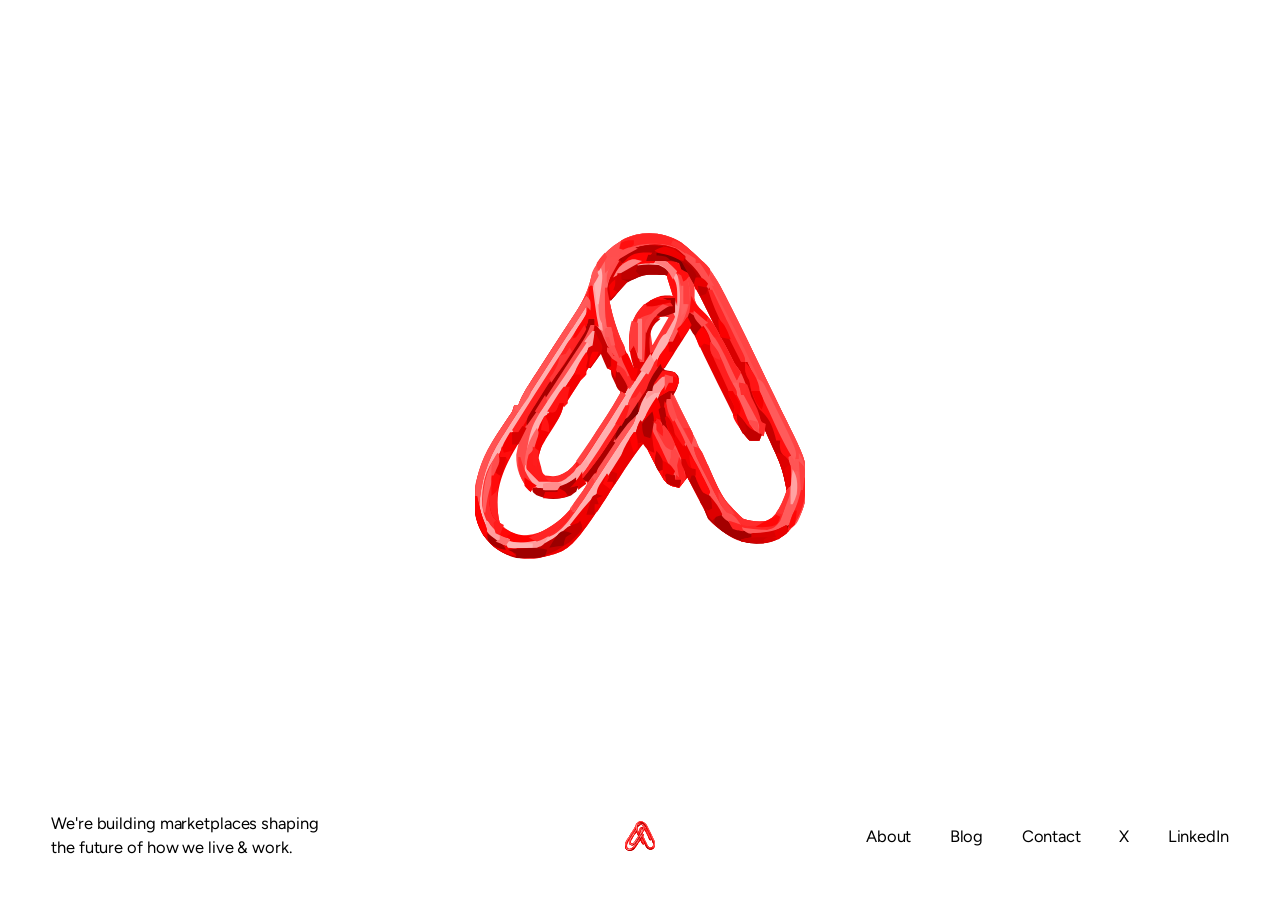
<file: index.html>
<!DOCTYPE html>
<html lang="en-GB">
<head>
<meta charset="utf-8">
<meta name="viewport" content="width=device-width, initial-scale=1">
<meta name="color-scheme" content="light">
<title>Pelume</title>
<meta name="description" content="We're building the marketplaces shaping the future of how we live and work. Coming soon.">
<meta property="og:title" content="Pelume">
<meta property="og:description" content="We're building the marketplaces shaping the future of how we live and work. Coming soon.">
<meta property="og:url" content="https://pelume.com">
<meta property="og:type" content="website">
<link rel="icon" href="favicon.ico" sizes="32x32">
<link rel="icon" href="paperclips.svg" type="image/svg+xml">
<link rel="apple-touch-icon" href="apple-touch-icon.png">
<link rel="preload" as="image" href="paperclips.svg" type="image/svg+xml">
<link rel="preconnect" href="https://fonts.googleapis.com">
<link rel="preconnect" href="https://fonts.gstatic.com" crossorigin>
<link href="https://fonts.googleapis.com/css2?family=Figtree:wght@400;600&display=swap" rel="stylesheet">
<link rel="stylesheet" href="styles.css">
</head>
<body>
  <div class="shell">

    <div class="scroll">
      <main class="hero">
        <div class="mark" data-clip>
          <img src="paperclips.svg" width="160" height="160" alt="Pelume: three linked paperclips" fetchpriority="high">
        </div>
      </main>
    </div>

    <footer class="foot">
      <p class="foot-lede">We're building marketplaces shaping the future of how we live &amp; work.</p>
      <a class="home" href="index.html" aria-label="Pelume home">
        <img src="paperclips.svg" width="30" height="30" alt="">
      </a>
      <nav class="nav" aria-label="Site">
        <a href="about.html">About</a>
        <a href="blog.html">Blog</a>
        <a href="mailto:hello@pelume.com">Contact</a>
        <a href="https://x.com/pelume" rel="me noopener">X</a>
        <a href="https://linkedin.com/pelume" rel="me noopener">LinkedIn</a>
      </nav>
    </footer>

  </div>
  <script src="app.js"></script>
</body>
</html>
</file>
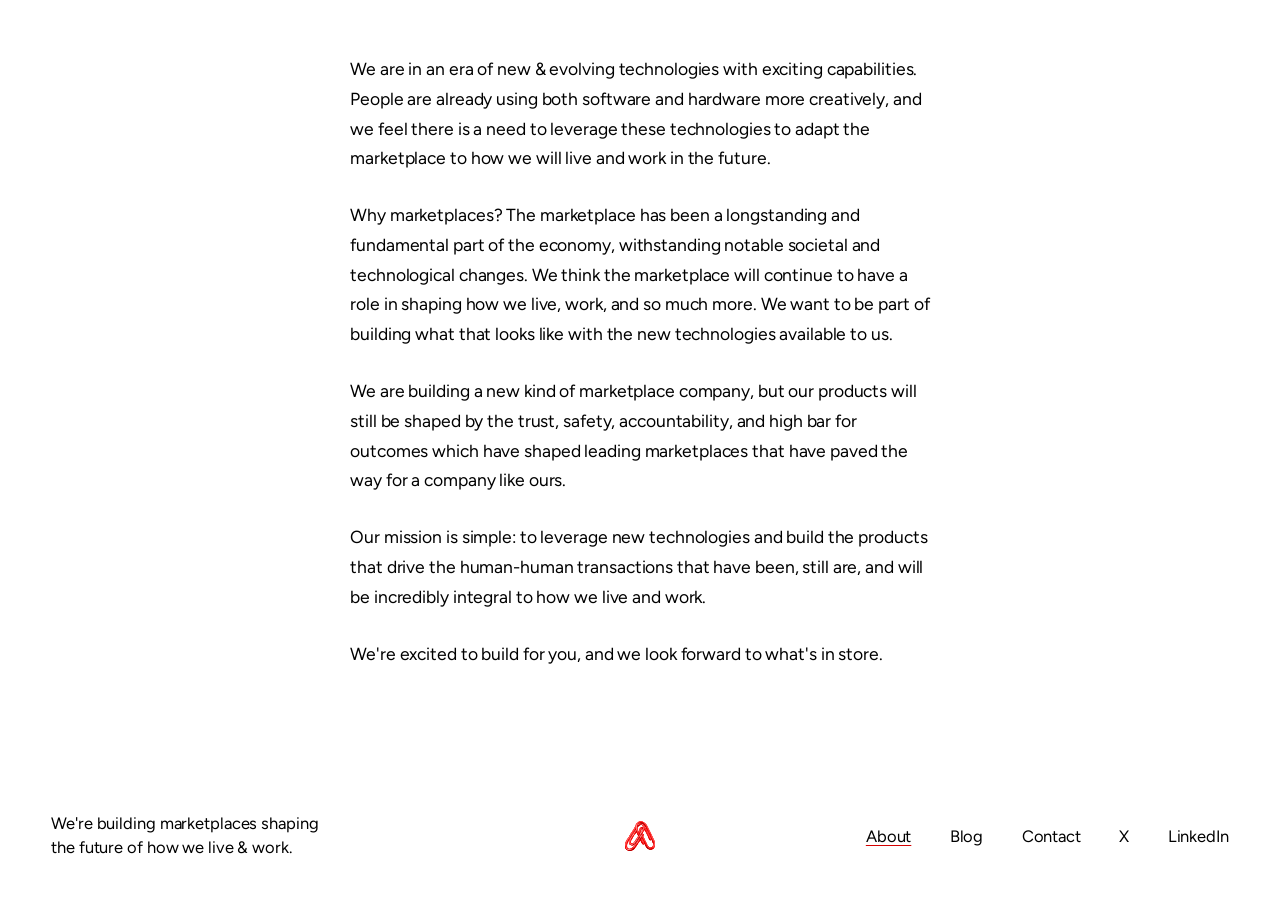
<file: about.html>
<!DOCTYPE html>
<html lang="en-GB">
<head>
<meta charset="utf-8">
<meta name="viewport" content="width=device-width, initial-scale=1">
<meta name="color-scheme" content="light">
<title>About — Pelume</title>
<meta name="description" content="We're building the marketplaces shaping the future of how we live and work. Coming soon.">
<meta property="og:title" content="About — Pelume">
<meta property="og:description" content="We're building the marketplaces shaping the future of how we live and work. Coming soon.">
<meta property="og:url" content="https://pelume.com/about">
<meta property="og:type" content="article">
<link rel="icon" href="favicon.ico" sizes="32x32">
<link rel="icon" href="paperclips.svg" type="image/svg+xml">
<link rel="apple-touch-icon" href="apple-touch-icon.png">
<link rel="preconnect" href="https://fonts.googleapis.com">
<link rel="preconnect" href="https://fonts.gstatic.com" crossorigin>
<link href="https://fonts.googleapis.com/css2?family=Figtree:wght@400;600&display=swap" rel="stylesheet">
<link rel="stylesheet" href="styles.css">
</head>
<body>
  <div class="shell">

    <div class="scroll">
      <main class="letter">
        <p>We are in an era of new &amp; evolving technologies with exciting capabilities. People are already using both software and hardware more creatively, and we feel there is a need to leverage these technologies to adapt the marketplace to how we will live and work in the future.</p>
        <p>Why marketplaces? The marketplace has been a longstanding and fundamental part of the economy, withstanding notable societal and technological changes. We think the marketplace will continue to have a role in shaping how we live, work, and so much more. We want to be part of building what that looks like with the new technologies available to us.</p>
        <p>We are building a new kind of marketplace company, but our products will still be shaped by the trust, safety, accountability, and high bar for outcomes which have shaped leading marketplaces that have paved the way for a company like ours.</p>
        <p>Our mission is simple: to leverage new technologies and build the products that drive the human-human transactions that have been, still are, and will be incredibly integral to how we live and work.</p>
        <p>We're excited to build for you, and we look forward to what's in store.</p>
      </main>
    </div>

    <footer class="foot">
      <p class="foot-lede">We're building marketplaces shaping the future of how we live &amp; work.</p>
      <a class="home" href="index.html" aria-label="Pelume home">
        <img src="paperclips.svg" width="30" height="30" alt="">
      </a>
      <nav class="nav" aria-label="Site">
        <a href="about.html" aria-current="page">About</a>
        <a href="blog.html">Blog</a>
        <a href="mailto:hello@pelume.com">Contact</a>
        <a href="https://x.com/pelume" rel="me noopener">X</a>
        <a href="https://linkedin.com/pelume" rel="me noopener">LinkedIn</a>
      </nav>
    </footer>

  </div>
  <script src="app.js"></script>
</body>
</html>
</file>
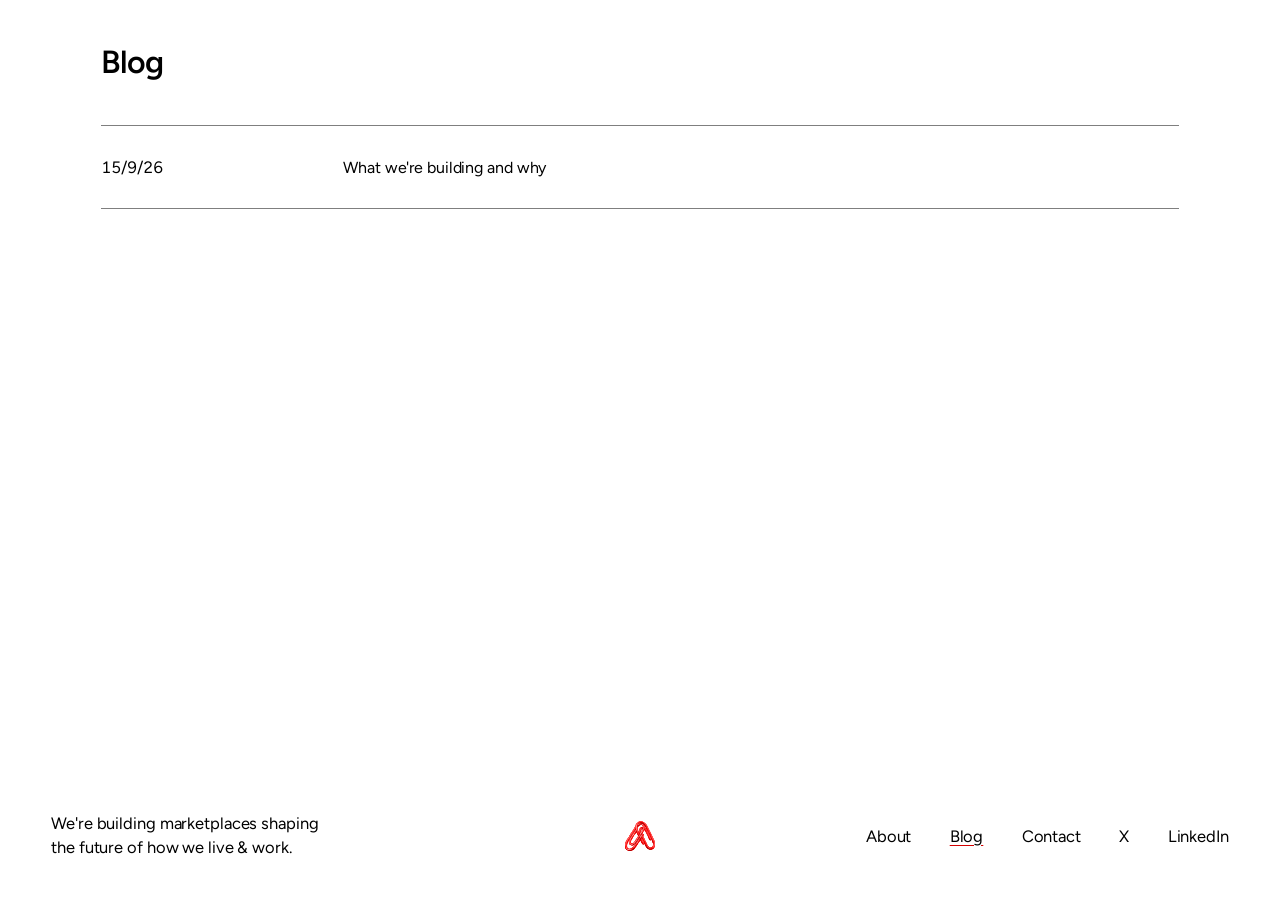
<file: blog.html>
<!DOCTYPE html>
<html lang="en-GB">
<head>
<meta charset="utf-8">
<meta name="viewport" content="width=device-width, initial-scale=1">
<meta name="color-scheme" content="light">
<title>Blog — Pelume</title>
<meta name="description" content="Writing from Pelume.">
<meta property="og:title" content="Blog — Pelume">
<meta property="og:description" content="Writing from Pelume.">
<meta property="og:url" content="https://pelume.com/blog">
<meta property="og:type" content="website">
<link rel="icon" href="favicon.ico" sizes="32x32">
<link rel="icon" href="paperclips.svg" type="image/svg+xml">
<link rel="apple-touch-icon" href="apple-touch-icon.png">
<link rel="preconnect" href="https://fonts.googleapis.com">
<link rel="preconnect" href="https://fonts.gstatic.com" crossorigin>
<link href="https://fonts.googleapis.com/css2?family=Figtree:wght@400;600&display=swap" rel="stylesheet">
<link rel="stylesheet" href="styles.css">
</head>
<body>
  <div class="shell">

    <div class="scroll">
      <main class="index">
        <h1>Blog</h1>
        <ul class="posts">
          <li>
            <a href="about.html">
              <time datetime="2026-09-15">15/9/26</time>
              <span>What we're building and why</span>
            </a>
          </li>
        </ul>
      </main>
    </div>

    <footer class="foot">
      <p class="foot-lede">We're building marketplaces shaping the future of how we live &amp; work.</p>
      <a class="home" href="index.html" aria-label="Pelume home">
        <img src="paperclips.svg" width="30" height="30" alt="">
      </a>
      <nav class="nav" aria-label="Site">
        <a href="about.html">About</a>
        <a href="blog.html" aria-current="page">Blog</a>
        <a href="mailto:hello@pelume.com">Contact</a>
        <a href="https://x.com/pelume" rel="me noopener">X</a>
        <a href="https://linkedin.com/pelume" rel="me noopener">LinkedIn</a>
      </nav>
    </footer>

  </div>
  <script src="app.js"></script>
</body>
</html>
</file>
<file: styles.css>
/* Pelume — fixed banner, fixed footer, one scrolling region between them. */

:root {
  color-scheme: light;

  --paper: #fff;
  --ink: #000;
  --dim: rgba(0, 0, 0, 0.13);
  --line: rgba(0, 0, 0, 0.5);
  --hair: 1px;
  --accent: #d40000;

  --sans: "Figtree", -apple-system, BlinkMacSystemFont, "Segoe UI", Roboto,
    Helvetica, Arial, sans-serif;

  --measure: 62ch;
  --pad: clamp(32px, 4vw, 56px);
  --nav: clamp(15px, 0.3vw + 14.3px, 16.5px);
}

* {
  box-sizing: border-box;
}

html {
  -webkit-text-size-adjust: 100%;
}

body {
  margin: 0;
  min-height: 100dvh;
  background: var(--paper);
  color: var(--ink);
  font-family: var(--sans);
  font-size: clamp(16px, 0.25vw + 15.2px, 17.5px);
  font-weight: 400;
  line-height: 1.7;
  letter-spacing: -0.006em;
  -webkit-font-smoothing: antialiased;
  -moz-osx-font-smoothing: grayscale;
}

/* ---------- Shell ---------- */

.shell {
  display: flex;
  flex-direction: column;
  height: 100dvh;
  overflow: hidden;
}

.bar {
  flex: none;
  display: flex;
  align-items: center;
  justify-content: center;
  min-height: 52px;
  padding: 0.55rem var(--pad);
  background: var(--accent);
  color: #fff;
  font-size: var(--nav);
  text-align: center;
  text-wrap: balance;
}

.bar p {
  margin: 0;
}

.scroll {
  flex: 1 1 auto;
  min-height: 0;
  overflow-y: auto;
  overscroll-behavior: contain;
  -webkit-mask-image: linear-gradient(
    to bottom,
    transparent 0,
    #000 24px,
    #000 calc(100% - 64px),
    transparent 100%
  );
  mask-image: linear-gradient(
    to bottom,
    transparent 0,
    #000 24px,
    #000 calc(100% - 64px),
    transparent 100%
  );
}

/* ---------- Footer: one row, everything on the same line ---------- */

.foot {
  flex: none;
  padding: clamp(16px, 2.5vh, 28px) var(--pad) clamp(28px, 4.5vh, 48px);
  display: grid;
  grid-template-columns: minmax(0, 1fr) auto minmax(0, 1fr);
  align-items: center;
  gap: clamp(16px, 3vw, 40px);
}

.foot-lede {
  grid-column: 1;
  max-width: 34ch;
  margin: 0;
  font-size: var(--nav);
  line-height: 1.45;
  text-wrap: balance;
}

.home {
  grid-column: 2;
  display: inline-flex;
  line-height: 0;
}

.home img {
  width: 30px;
  height: 30px;
  display: block;
  transition: opacity 0.15s ease;
}

.home:hover img {
  opacity: 0.6;
}

.nav {
  grid-column: 3;
  display: flex;
  flex-wrap: wrap;
  justify-content: flex-end;
  gap: 0.5rem clamp(1.25rem, 3vw, 2.75rem);
  font-size: var(--nav);
}

/* ---------- Links ---------- */

a {
  color: inherit;
  text-decoration: none;
}

.nav a:hover,
.bar a,
.nav a[aria-current="page"] {
  text-decoration: underline;
  text-underline-offset: 3px;
  text-decoration-thickness: 1px;
}

.nav a[aria-current="page"] {
  text-decoration-color: var(--accent);
}

.bar a:hover {
  text-decoration-thickness: 2px;
}

:focus-visible {
  outline: 2px solid var(--accent);
  outline-offset: 3px;
  border-radius: 2px;
}

/* ---------- Home: the mark ---------- */

.hero {
  min-height: 100%;
  display: grid;
  place-items: center;
  padding: clamp(32px, 8vh, 96px) var(--pad);
}

.mark {
  position: relative;
  width: clamp(160px, 26vw, 330px);
  aspect-ratio: 1;
  display: block;
}

.mark img,
.mark canvas {
  position: absolute;
  inset: 0;
  width: 100%;
  height: 100%;
  display: block;
}

.mark.is-live img {
  opacity: 0;
}

/* ---------- Letter ---------- */

.letter {
  max-width: var(--measure);
  margin-inline: auto;
  padding: clamp(28px, 6vh, 72px) var(--pad) clamp(56px, 14vh, 160px);
}

.letter p {
  margin: 0 0 1.55em;
  text-wrap: pretty;
}

.letter p:last-child {
  margin-bottom: 0;
}

.letter a {
  text-decoration: underline;
  text-underline-offset: 3px;
  text-decoration-thickness: 1px;
  text-decoration-color: var(--accent);
}

.letter a:hover {
  color: var(--accent);
}

.back {
  margin-top: 3em;
}

.back a,
a.plain {
  text-decoration: none;
  transition: opacity 0.15s ease;
}

.back a:hover,
a.plain:hover {
  text-decoration: none;
  opacity: 0.6;
}

/* Words start dim and reach full black as they scroll up the page. */
.word {
  color: var(--dim);
}

/* ---------- Blog index ---------- */

.index {
  max-width: 1180px;
  margin-inline: auto;
  padding: clamp(28px, 5vh, 64px) var(--pad) clamp(56px, 12vh, 140px);
}

.index h1 {
  margin: 0 0 clamp(28px, 5vh, 56px);
  font-size: clamp(1.75rem, 2.5vw, 2.25rem);
  font-weight: 600;
  line-height: 1.1;
  letter-spacing: -0.03em;
}

.posts {
  list-style: none;
  margin: 0;
  padding: 0;
  border-top: var(--hair) solid var(--line);
}

.posts li {
  border-bottom: var(--hair) solid var(--line);
}

.posts a {
  display: grid;
  grid-template-columns: minmax(120px, 18%) 1fr;
  gap: 0 clamp(16px, 4vw, 48px);
  align-items: baseline;
  padding: clamp(18px, 3vh, 30px) 0;
}

.posts time {
  font-size: var(--nav);
  font-variant-numeric: tabular-nums;
}

.posts span {
  font-size: clamp(1rem, 0.9vw, 1.25rem);
}

.posts a:hover span {
  text-decoration: underline;
  text-underline-offset: 4px;
  text-decoration-thickness: 1px;
  text-decoration-color: var(--accent);
}

/* ---------- Tablet: footer drops to two rows ---------- */

@media (max-width: 900px) {
  .foot {
    grid-template-columns: auto 1fr;
    gap: clamp(14px, 2.5vh, 24px) 1.5rem;
  }

  .foot-lede {
    grid-column: 1 / -1;
    max-width: none;
  }

  .home {
    grid-column: 1;
  }

  .nav {
    grid-column: 2;
  }
}

/* ---------- Phone: the document scrolls, nothing is pinned but the bar --- */

@media (max-width: 720px) {
  /* Hairlines are halved here: at phone text sizes a full pixel reads heavy. */
  :root {
    --hair: 0.5px;
  }

  /* The shell still fills the screen, so a short page keeps its footer on the
     bottom edge instead of stopping halfway down. */
  .shell {
    height: auto;
    min-height: 100dvh;
    overflow: visible;
  }

  .bar {
    position: sticky;
    top: 0;
    z-index: 10;
  }

  .scroll {
    flex: 1 0 auto;
    display: flex;
    flex-direction: column;
    overflow: visible;
    -webkit-mask-image: none;
    mask-image: none;
  }

  .hero {
    flex: 1;
    min-height: 52vh;
  }

  /* Footer stacks and centres: tagline, then the paperclip, then the nav.
     The rule lines up with the text rather than bleeding to the screen edge. */
  .foot {
    position: relative;
    grid-template-columns: 1fr;
    justify-items: center;
    text-align: center;
    gap: clamp(14px, 2.5vh, 22px);
    padding-top: clamp(24px, 5vh, 40px);
  }

  .foot::before {
    content: "";
    position: absolute;
    top: 0;
    left: var(--pad);
    right: var(--pad);
    height: var(--hair);
    background: var(--line);
  }

  .foot-lede,
  .home,
  .nav {
    grid-column: 1;
  }

  .foot-lede {
    max-width: 32ch;
  }

  .nav {
    justify-content: center;
    gap: 0.4rem 1.5rem;
  }

  /* Date beside the title, as on wider screens. */
  .posts a {
    grid-template-columns: 84px 1fr;
    gap: 0 16px;
  }
}

@media (prefers-reduced-motion: reduce) {
  * {
    transition: none !important;
    animation: none !important;
  }

  .word {
    color: var(--ink);
  }
}
</file>
